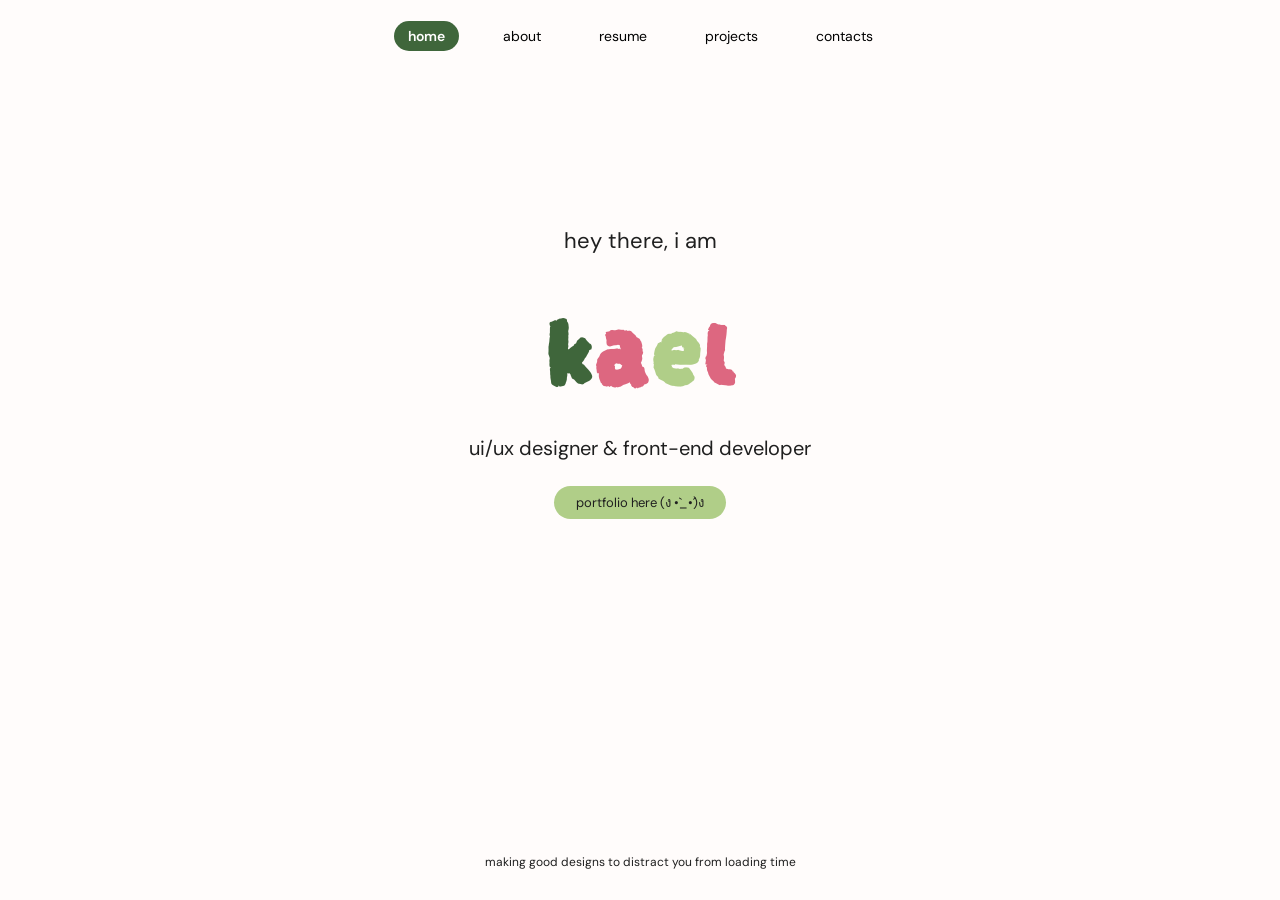
<file: index.html>
<!DOCTYPE html>
<html lang="en">
<head>
  <meta charset="UTF-8">
  <meta name="viewport" content="width=device-width, initial-scale=1.0">
  <title>Kael | Portfolio</title>
  <meta name="description" content="Kael portfolio website showcasing UI/UX design and front-end development projects.">
  <meta name="keywords" content="UI UX Designer, Front End Developer, Web Portfolio, HTML CSS JavaScript">
  <meta name="author" content="Kael">

  <link href="https://fonts.googleapis.com/css2?family=Darumadrop+One&display=swap" rel="stylesheet">
  <link href="https://fonts.googleapis.com/css2?family=DM+Sans:wght@300;400;500;700&display=swap" rel="stylesheet">
  <link rel="stylesheet" href="css/styles.css">
</head>
<body>

  <nav class="navbar">
    <button class="nav-toggle" aria-label="toggle navigation">
      <span></span><span></span><span></span>
    </button>
    <ul class="nav-links">
      <li><a href="index.html" class="active">home</a></li>
      <li><a href="about.html">about</a></li>
      <li><a href="background.html">resume</a></li>
      <li><a href="projects.html">projects</a></li>
      <li><a href="contact.html">contacts</a></li>
    </ul>
  </nav>

  <section class="hero">
    <h2>hey there, i am</h2>
    <h1 class="name">
      <span>k</span><span>a</span><span>e</span><span>l</span>
    </h1>
    <p class="profession">ui/ux designer & front-end developer</p>
    <a href="projects.html" class="btn">portfolio here (ง •̀_•́)ง</a>
  </section>

  <p class="tagline">making good designs to distract you from loading time</p>

<script src="js/script.js"></script>
</body>
</html>
</file>
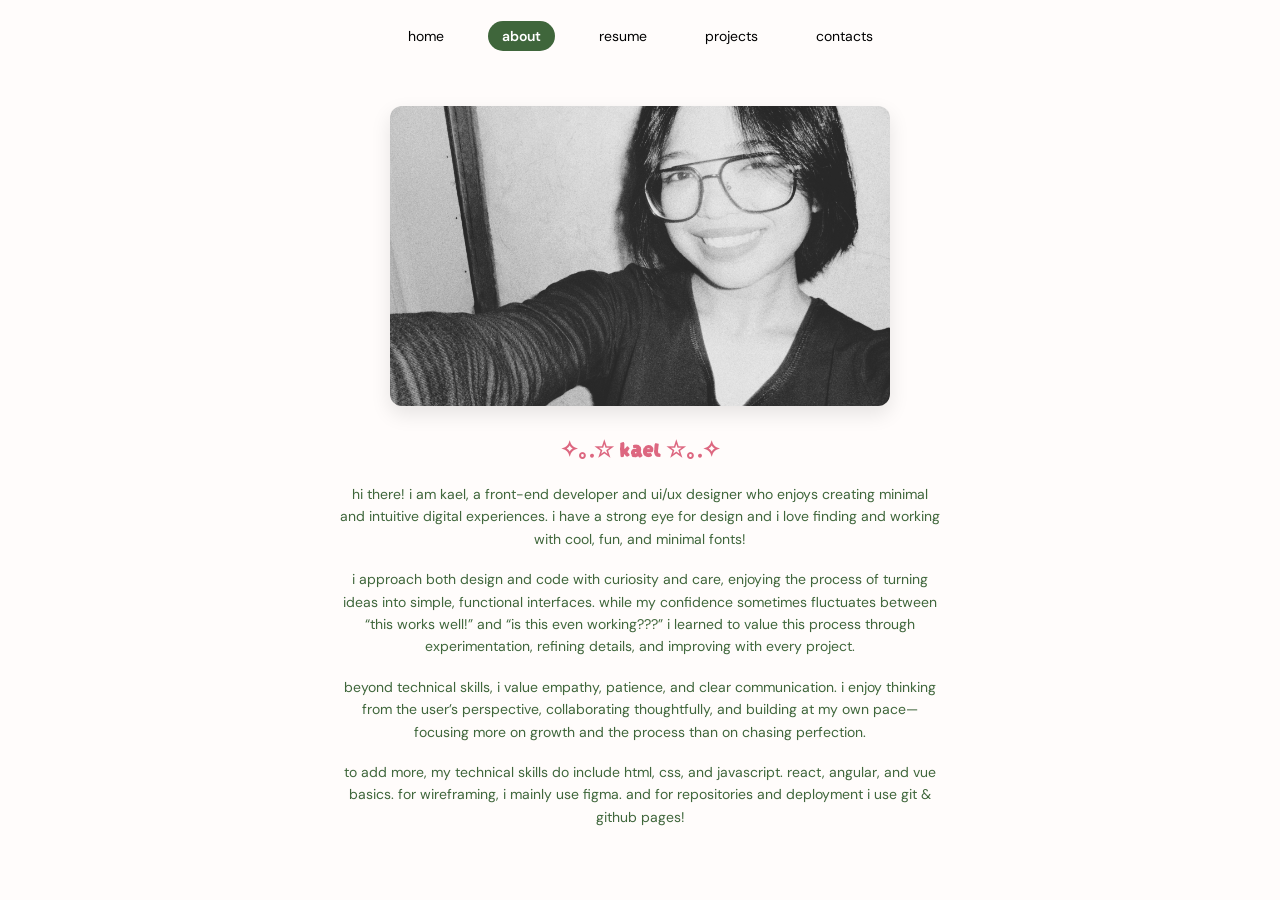
<file: about.html>
<!DOCTYPE html>
<html lang="en">
<head>
  <meta charset="UTF-8">
  <meta name="viewport" content="width=device-width, initial-scale=1.0">
  <title>About | Kael Portfolio</title>
  <meta name="description" content="About Kael - UI/UX Designer and Front-End Developer. Learn about skills, education, and professional goals.">

  <link href="https://fonts.googleapis.com/css2?family=Darumadrop+One&display=swap" rel="stylesheet">
  <link href="https://fonts.googleapis.com/css2?family=DM+Sans:wght@300;400;500;700&display=swap" rel="stylesheet">
  <link rel="stylesheet" href="css/styles.css">
</head>
<body>

  <nav class="navbar">
    <button class="nav-toggle" aria-label="toggle navigation">
      <span></span><span></span><span></span>
    </button>
    <ul class="nav-links">
      <li><a href="index.html">home</a></li>
      <li><a href="about.html" class="active">about</a></li>
      <li><a href="background.html">resume</a></li>
      <li><a href="projects.html">projects</a></li>
      <li><a href="contact.html">contacts</a></li>
    </ul>
  </nav>

  <section class="page-centered">
    <img src="assets/pfp.jpg" alt="Kael profile picture" class="about-img">
    <h2 class="daruma about-heading">✧｡.☆ <span>k</span><span>a</span><span>e</span><span>l</span> ☆｡.✧</h2>

    <p>hi there! i am kael, a front-end developer and ui/ux designer who enjoys creating minimal and intuitive digital experiences. i have a strong eye for design and i love finding and working with cool, fun, and minimal fonts!</p>
    <p>i approach both design and code with curiosity and care, enjoying the process of turning ideas into simple, functional interfaces. while my confidence sometimes fluctuates between “this works well!” and “is this even working???” i learned to value this process through experimentation, refining details, and improving with every project.</p>
    <p>beyond technical skills, i value empathy, patience, and clear communication. i enjoy thinking from the user’s perspective, collaborating thoughtfully, and building at my own pace—focusing more on growth and the process than on chasing perfection. </p>

    <p>
    to add more, my technical skills do include html, css, and javascript. react, angular, and vue basics. for wireframing, i mainly use figma. and for repositories and deployment i use git & github pages!
    </p>

  </section>

<script src="js/script.js"></script>
</body>
</html>
</file>
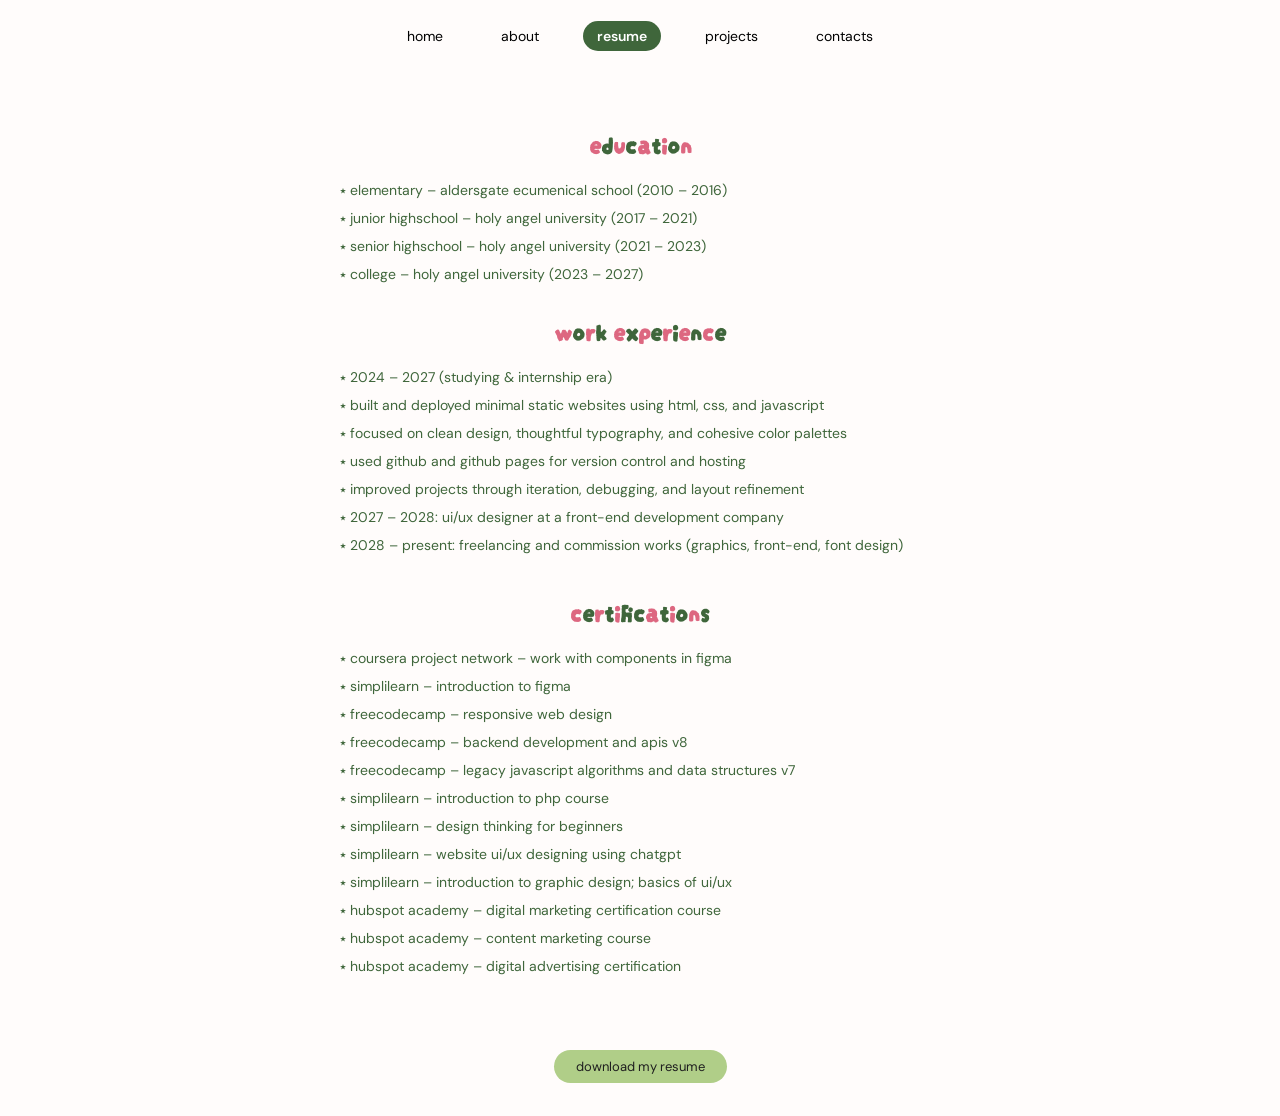
<file: background.html>
<!DOCTYPE html>
<html lang="en">
<head>
  <meta charset="UTF-8">
  <meta name="viewport" content="width=device-width, initial-scale=1.0">
  <title>Resume | Kael Portfolio</title>
  <meta name="description" content="Kael's Resume - Education, Work Experience, and Certifications. Front-End Developer & UI/UX Designer.">

  <link href="https://fonts.googleapis.com/css2?family=Darumadrop+One&display=swap" rel="stylesheet">
  <link href="https://fonts.googleapis.com/css2?family=DM+Sans:wght@300;400;500;700&display=swap" rel="stylesheet">
  <link rel="stylesheet" href="css/styles.css">
</head>
<body>

<nav class="navbar">
  <button class="nav-toggle" aria-label="toggle navigation">
    <span></span><span></span><span></span>
  </button>
  <ul class="nav-links">
    <li><a href="index.html">home</a></li>
    <li><a href="about.html">about</a></li>
    <li><a href="background.html" class="active">resume</a></li>
    <li><a href="projects.html">projects</a></li>
    <li><a href="contact.html">contacts</a></li>
  </ul>
</nav>

<section class="resume-section">
  <h2 class="daruma"><span>e</span><span>d</span><span>u</span><span>c</span><span>a</span><span>t</span><span>i</span><span>o</span><span>n</span></h2>
  <ul>
    <li>⭑ elementary – aldersgate ecumenical school (2010 – 2016)</li>
    <li>⭑ junior highschool – holy angel university (2017 – 2021)</li>
    <li>⭑ senior highschool – holy angel university (2021 – 2023)</li>
    <li>⭑ college – holy angel university (2023 – 2027)</li>
  </ul>

  <h2 class="daruma"><span>w</span><span>o</span><span>r</span><span>k</span> <span>e</span><span>x</span><span>p</span><span>e</span><span>r</span><span>i</span><span>e</span><span>n</span><span>c</span><span>e</span></h2>
  <ul>
    <li>⭑ 2024 – 2027 (studying & internship era)</li>
    <li>⭑ built and deployed minimal static websites using html, css, and javascript</li>
    <li>⭑ focused on clean design, thoughtful typography, and cohesive color palettes</li>
    <li>⭑ used github and github pages for version control and hosting</li>
    <li>⭑ improved projects through iteration, debugging, and layout refinement</li>
    <li>⭑ 2027 – 2028: ui/ux designer at a front-end development company</li>
    <li>⭑ 2028 – present: freelancing and commission works (graphics, front-end, font design)</li>
  </ul>

<section class="certifications-section">
<h2 class="daruma">
  <span>c</span><span>e</span><span>r</span><span>t</span><span>i</span><span>f</span><span>i</span><span>c</span><span>a</span><span>t</span><span>i</span><span>o</span><span>n</span><span>s</span>
</h2>
<ul>
  <li>⭑ coursera project network – work with components in figma</li>
  <li>⭑ simplilearn – introduction to figma</li>
  <li>⭑ freecodecamp – responsive web design</li>
  <li>⭑ freecodecamp – backend development and apis v8</li>
  <li>⭑ freecodecamp – legacy javascript algorithms and data structures v7</li>
  <li>⭑ simplilearn – introduction to php course</li>
  <li>⭑ simplilearn – design thinking for beginners</li>
  <li>⭑ simplilearn – website ui/ux designing using chatgpt</li>
  <li>⭑ simplilearn – introduction to graphic design; basics of ui/ux</li>
  <li>⭑ hubspot academy – digital marketing certification course</li>
  <li>⭑ hubspot academy – content marketing course</li>
  <li>⭑ hubspot academy – digital advertising certification</li>
</ul>
</section>

<a href="assets/Kael_Resume.pdf" class="btn" download>download my resume</a>
</section>

<script src="js/script.js"></script>
</body>
</html>
</file>
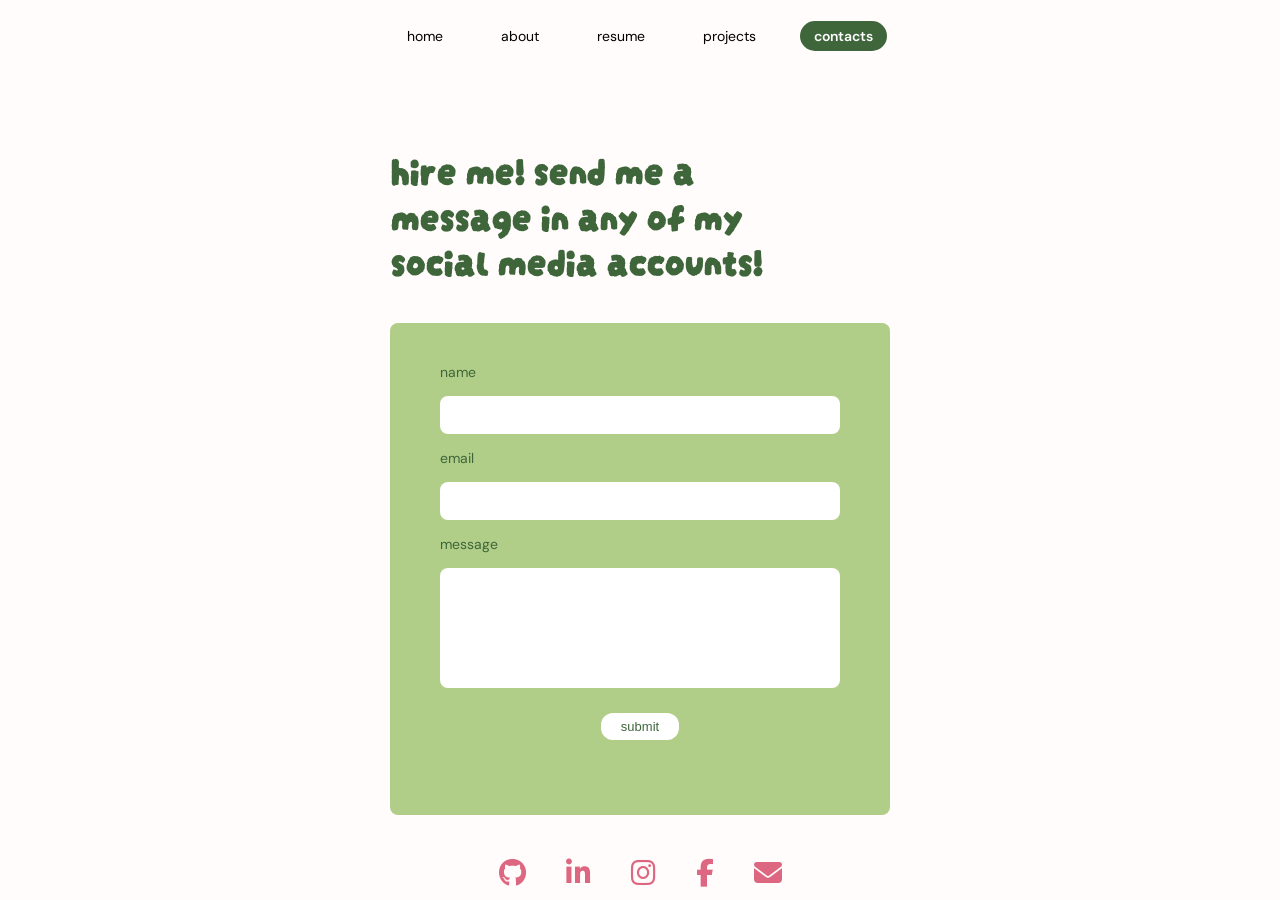
<file: contact.html>
<!DOCTYPE html>
<html lang="en">
<head>
  <meta charset="UTF-8">
  <meta name="viewport" content="width=device-width, initial-scale=1.0">
  <title>Contact | Kael</title>

  <!-- Google Fonts -->
  <link href="https://fonts.googleapis.com/css2?family=Darumadrop+One&display=swap" rel="stylesheet">
  <link href="https://fonts.googleapis.com/css2?family=DM+Sans:wght@300;400;500;700&display=swap" rel="stylesheet">
  <link rel="stylesheet" 
  href="https://cdnjs.cloudflare.com/ajax/libs/font-awesome/6.5.1/css/all.min.css"
  crossorigin="anonymous"
  referrerpolicy="no-referrer" />
  <link rel="stylesheet" href="css/styles.css">
</head>

<body>

  <nav class="navbar">
    <button class="nav-toggle" aria-label="toggle navigation">
      <span></span><span></span><span></span>
    </button>
    <ul class="nav-links">
      <li><a href="index.html">home</a></li>
      <li><a href="about.html">about</a></li>
      <li><a href="background.html">resume</a></li>
      <li><a href="projects.html">projects</a></li>
      <li><a href="contact.html" class="active">contacts</a></li>
    </ul>
  </nav>

  <section class="contact-wrapper">

    <h1 class="daruma contact-heading">
      hire me! send me a<br>
      message in any of my<br>
      social media accounts!
    </h1>

    <div class="contact-card">
  <form id="contact-form" class="contact-form">

    <input type="hidden" name="access_key" value="3ec5d3db-740f-4979-87eb-a3a6f0e3958d">

    <label>name</label>
    <input type="text" id="name" name="name" required>

    <label>email</label>
    <input type="email" id="email" name="email" required>

    <label>message</label>
    <textarea id="message" name="message" required></textarea>

    <button type="submit" class="submit-btn">submit</button>
    <p id="form-message" style="font-size:13px;text-align:center;min-height:20px;"></p>

  </form>
</div>

    <div class="contact-socials">
      <a href="https://github.com/mikamikz17"><i class="fab fa-github"></i></a>
      <a href="https://www.linkedin.com/feed/"><i class="fab fa-linkedin-in"></i></a>
      <a href="https://www.instagram.com/01101101.mm/"><i class="fab fa-instagram"></i></a>
      <a href="https://www.facebook.com/mikasa0016/"><i class="fab fa-facebook-f"></i></a>
      <a href="mailto:mikadteopaco@gmail.com"><i class="fas fa-envelope"></i></a>
    </div>

  </section>
<script src="js/script.js"></script>
</body>
</html>
</file>
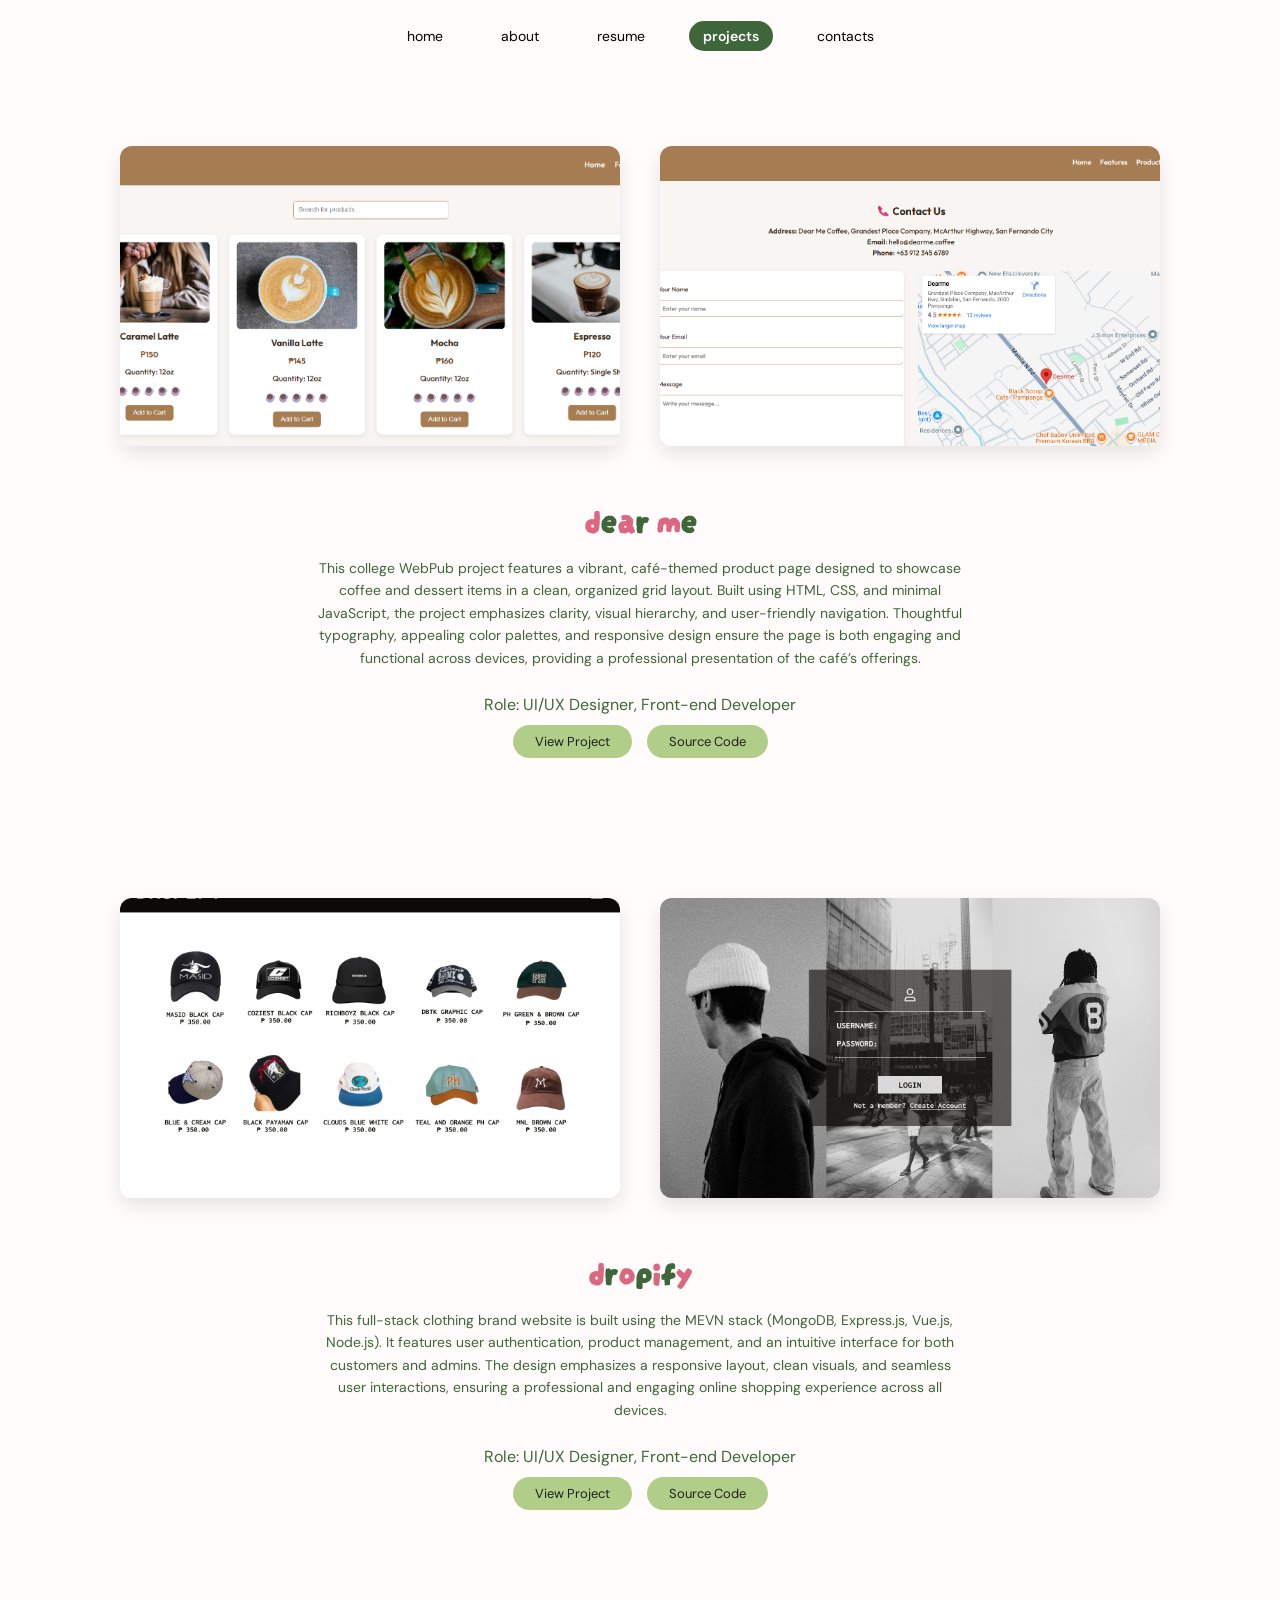
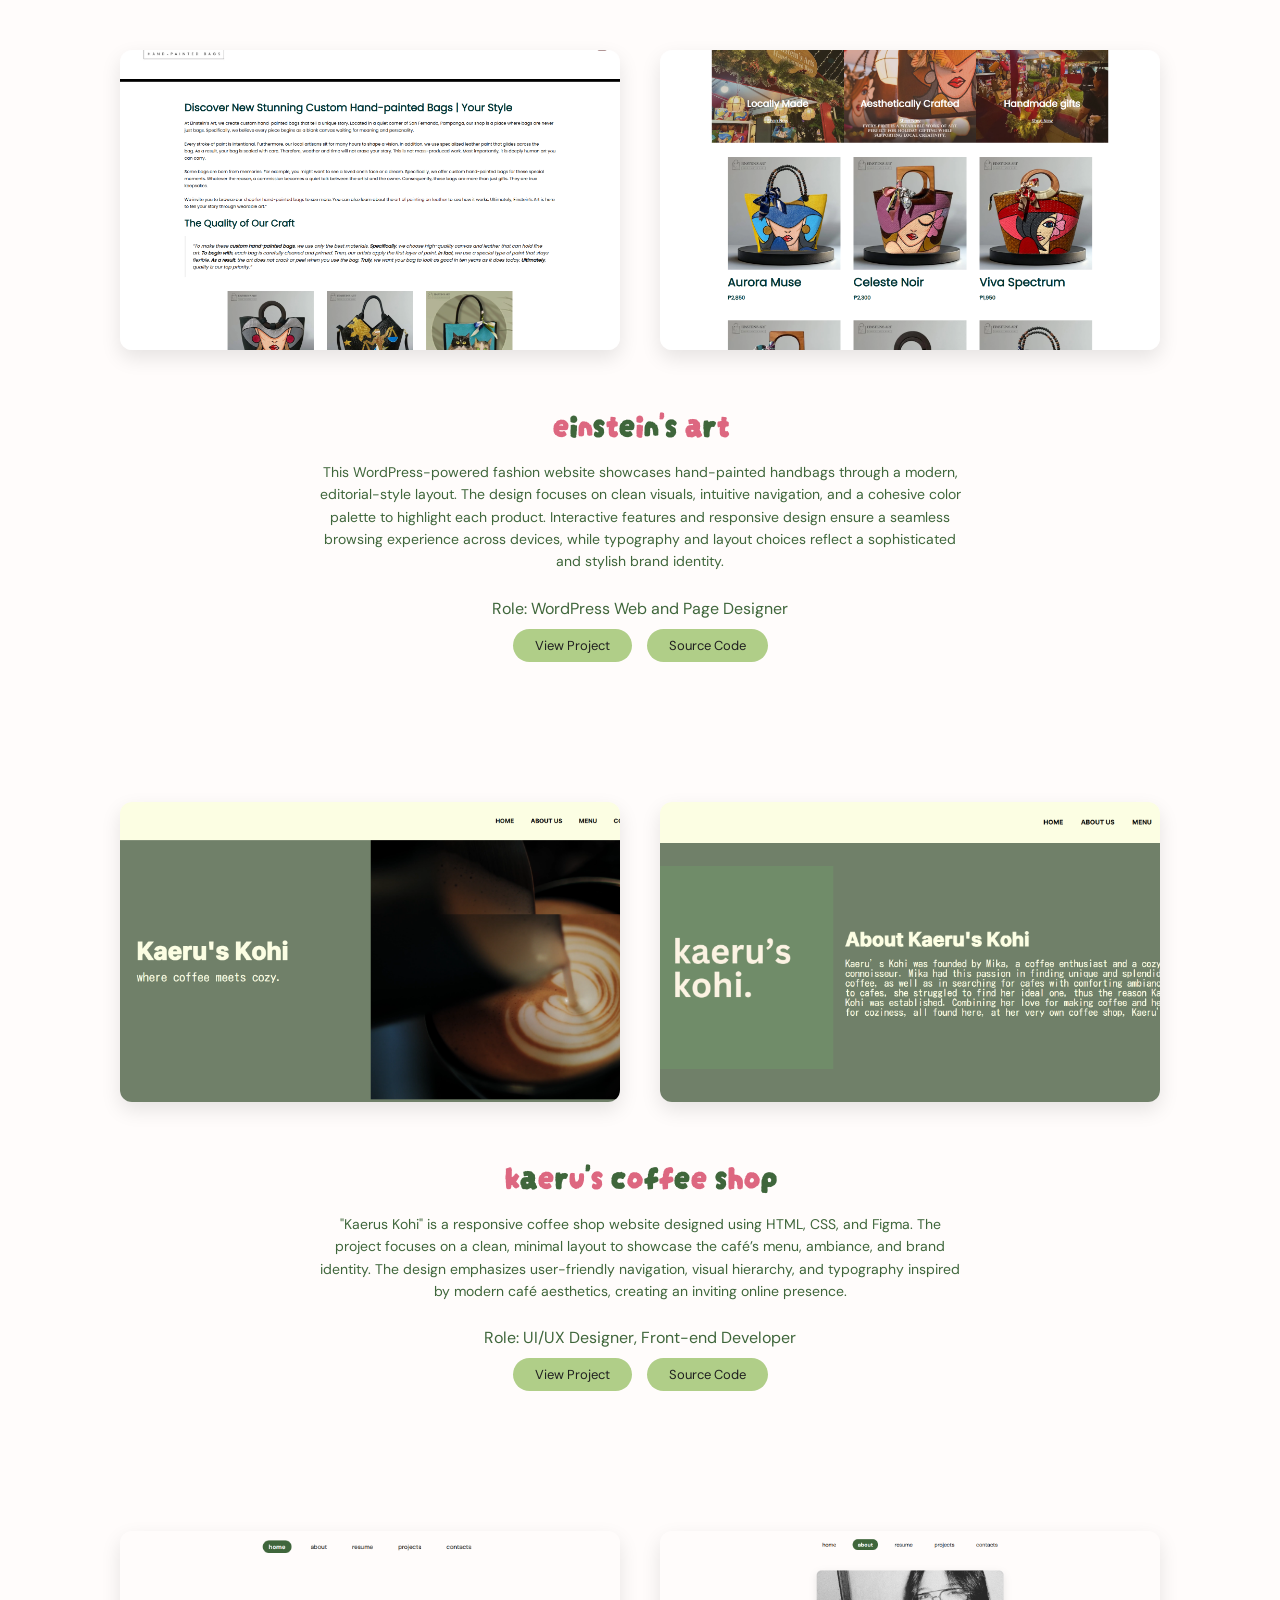
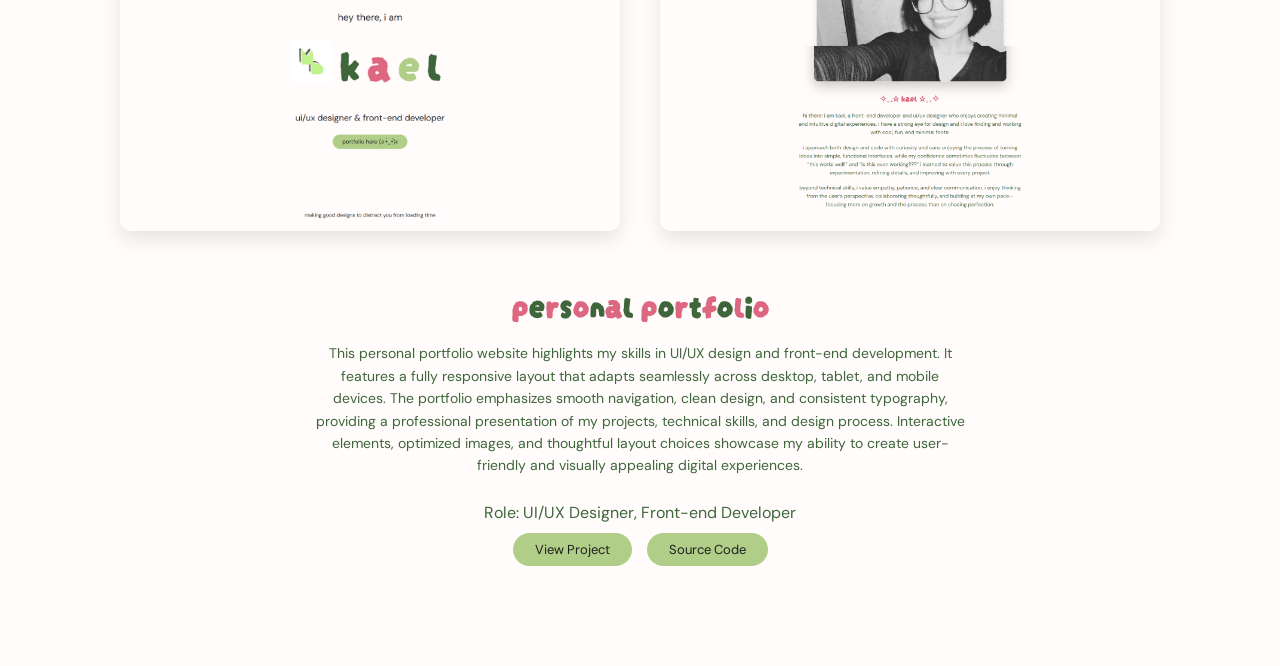
<file: projects.html>
<!DOCTYPE html>
<html lang="en">
<head>
  <meta charset="UTF-8">
  <meta name="viewport" content="width=device-width, initial-scale=1.0">
  <title>Projects | Kael Portfolio</title>
  <meta name="description" content="Kael's portfolio projects including web development, UI/UX design, and full-stack applications.">

  <link href="https://fonts.googleapis.com/css2?family=Darumadrop+One&display=swap" rel="stylesheet">
  <link href="https://fonts.googleapis.com/css2?family=DM+Sans:wght@300;400;500;700&display=swap" rel="stylesheet">
  <link rel="stylesheet" href="css/styles.css">
</head>

<body>

<nav class="navbar">
  <button class="nav-toggle" aria-label="toggle navigation">
    <span></span><span></span><span></span>
  </button>
  <ul class="nav-links">
    <li><a href="index.html">home</a></li>
    <li><a href="about.html">about</a></li>
    <li><a href="background.html">resume</a></li>
    <li><a href="projects.html" class="active">projects</a></li>
    <li><a href="contact.html">contacts</a></li>
  </ul>
</nav>

<section class="projects-list">

  <!-- PROJECT 1 -->

  <div class="project-item">
    <div class="project-images">
      <img src="assets/cafe1.png" alt="Cafe project homepage" class="about-img">
      <img src="assets/cafe2.png" alt="Cafe project product page" class="about-img">
    </div>
    <h2 class="daruma project-title">
      <span>d</span><span>e</span><span>a</span><span>r</span>
      <span>m</span><span>e</span>
    </h2>
    <p class="project-desc">
      This college WebPub project features a vibrant, café-themed product page designed to showcase coffee and dessert items in a clean, organized grid layout. 
      Built using HTML, CSS, and minimal JavaScript, the project emphasizes clarity, visual hierarchy, and user-friendly navigation. 
      Thoughtful typography, appealing color palettes, and responsive design ensure the page is both engaging and functional across devices, providing a professional presentation of the café’s offerings.

      <p>Role: UI/UX Designer, Front-end Developer</p>
    </p>
    <div class="project-buttons">
      <a href="https://699c791a57a16a094599a1df--midtermpages.netlify.app/" target="_blank" class="btn">View Project</a>
      <a href="https://github.com/mikamikz17/MAJOR-PAGES-MIDTERM---WEBSERVER" target="_blank" class="btn">Source Code</a>
    </div>
  </div>

  <!-- PROJECT 2 -->

  <div class="project-item">
    <div class="project-images">
      <img src="assets/caps.png" alt="Clothing brand website" class="about-img">
      <img src="assets/signin.png" alt="Sign in page of brand website" class="about-img">
    </div>
    <h2 class="daruma project-title">
      <span>d</span><span>r</span><span>o</span><span>p</span><span>i</span><span>f</span><span>y</span>
    </h2>
    <p class="project-desc">
       This full-stack clothing brand website is built using the MEVN stack (MongoDB, Express.js, Vue.js, Node.js). 
       It features user authentication, product management, and an intuitive interface for both customers and admins. 
       The design emphasizes a responsive layout, clean visuals, and seamless user interactions, 
       ensuring a professional and engaging online shopping experience across all devices.

       <p>Role: UI/UX Designer, Front-end Developer</p>
    </p>
    <div class="project-buttons">
      <a href="https://dropifystore.netlify.app/" target="_blank" class="btn">View Project</a>
      <a href="https://github.com/jarenkendrick14/6WCSERVER-WD303-Dropify" target="_blank" class="btn">Source Code</a>
    </div>
  </div>

  <!-- PROJECT 3 -->

  <div class="project-item">
    <div class="project-images">
      <img src="assets/e1.png" alt="WordPress fashion website" class="about-img">
      <img src="assets/e2.png" alt="Fashion product showcase" class="about-img">
    </div>
    <h2 class="daruma project-title">
      <span>e</span><span>i</span><span>n</span><span>s</span><span>t</span><span>e</span><span>i</span><span>n</span><span>'</span><span>s</span>
      <span>a</span><span>r</span><span>t</span>
    </h2>
    <p class="project-desc">
     This WordPress-powered fashion website showcases hand-painted handbags through a modern, editorial-style layout. 
     The design focuses on clean visuals, intuitive navigation, and a cohesive color palette to highlight each product. 
     Interactive features and responsive design ensure a seamless browsing experience across devices, while typography 
     and layout choices reflect a sophisticated and stylish brand identity.

     <p>Role: WordPress Web and Page Designer</p>
    </p>
    <div class="project-buttons">
      <a href="https://einsteinsart.store/" target="_blank" class="btn">View Project</a>
      <a href="https://einsteinsart.store/" target="_blank" class="btn">Source Code</a>
    </div>
  </div>

  <!-- PROJECT 4 -->

  <div class="project-item">
    <div class="project-images">
      <img src="assets/coffee1.png" alt="coffee shop index" class="index-img">
      <img src="assets/coffee2.png" alt="coffee shop about" class="about-img">
    </div>
    <h2 class="daruma project-title">
      <span>k</span><span>a</span><span>e</span><span>r</span><span>u</span><span>'</span><span>s</span>
      <span>c</span><span>o</span><span>f</span><span>f</span><span>e</span><span>e</span> 
      <span>s<span>h</span></span><span>o</span><span>p</span>
    </h2>
    <p class="project-desc">
      "Kaerus Kohi" is a responsive coffee shop website designed using HTML, CSS, and Figma. 
      The project focuses on a clean, minimal layout to showcase the café’s menu, ambiance, 
      and brand identity. The design emphasizes user-friendly navigation, visual hierarchy, 
      and typography inspired by modern café aesthetics, creating an inviting online presence.

      <p>Role: UI/UX Designer, Front-end Developer</p>
    </p>
    <div class="project-buttons">
      <a href="https://mikamikz17.github.io/kaeruskohiweb/" target="_blank" class="btn">View Project</a>
      <a href="https://github.com/mikamikz17/kaeruskohiweb" target="_blank" class="btn">Source Code</a>
    </div>
  </div>

  <!-- PROJECT 5 -->

  <div class="project-item">
    <div class="project-images">
      <img src="assets/portfolio1.png" alt="Portfolio website homepage" class="about-img">
      <img src="assets/portfolio2.png" alt="Portfolio website about section" class="about-img">
    </div>
    <h2 class="daruma project-title">
      <span>p</span><span>e</span><span>r</span><span>s</span><span>o</span><span>n</span><span>a</span><span>l</span> 
      <span>p</span><span>o</span><span>r</span><span>t</span><span>f</span><span>o</span><span>l</span><span>i</span><span>o</span>
    </h2>
    <p class="project-desc">
      This personal portfolio website highlights my skills in UI/UX design and front-end development. 
      It features a fully responsive layout that adapts seamlessly across desktop, tablet, and mobile devices. 
      The portfolio emphasizes smooth navigation, clean design, and consistent typography, providing a professional 
      presentation of my projects, technical skills, and design process. Interactive elements, optimized images, 
      and thoughtful layout choices showcase my ability to create user-friendly and visually appealing digital experiences.

      <p>Role: UI/UX Designer, Front-end Developer</p>
    </p>
    <div class="project-buttons">
      <a href="https://mikamikz17.github.io/6WDFOLIO---TEOPACO---Final-Period-Project/" target="_blank" class="btn">View Project</a>
      <a href="https://github.com/mikamikz17/6WDFOLIO---TEOPACO---Final-Period-Project" target="_blank" class="btn">Source Code</a>
    </div>
  </div>

</section>
<script src="js/script.js"></script>
</body>
</html>
</file>
<file: css/styles.css>
:root {
  --bg: #FFFCFB;
  --text: #1f1f1f;
  --green-dark: #3F663B;
  --green-light: #B0CE88;
  --pink-dark: #DD6780;
  --pink-light: #FEC2CF;
}

* {
  margin: 0;
  padding: 0;
  box-sizing: border-box;
}

body {
  background: var(--bg);
  font-family: 'DM Sans', sans-serif;
  color: var(--text);
  min-height: 100vh;
}

/* NAVBAR */
.navbar {
  display: flex;
  justify-content: center;
  align-items: center;
  padding-top: 25px;
  position: relative;
}

.nav-toggle {
  display: none;
  flex-direction: column;
  gap: 5px;
  background: none;
  border: none;
  cursor: pointer;
  padding: 5px;
  position: absolute;
  right: 20px;
  top: 25px;
}

.nav-toggle span {
  display: block;
  width: 22px;
  height: 2px;
  background: var(--green-dark);
  border-radius: 2px;
  transition: 0.3s ease;
}

.nav-links {
  list-style: none;
  display: flex;
  gap: 30px;
}

.nav-links a {
  text-decoration: none;
  font-size: 14px;
  color: #000; 
  text-transform: lowercase;
  padding: 6px 14px;
  border-radius: 20px;
  transition: 0.25s ease;
}

.nav-links a:hover {
  background: var(--green-dark);
  color: #fff;
}

.nav-links a.active {
  background: var(--green-dark);
  color: #fff;
  font-weight: 600;
}

/* HERO */
.hero {
  text-align: center;
  margin-top: 180px;
}

.hero h2 {
  font-size: 22px;
  font-weight: 400;
  margin-bottom: 15px;
}

.name {
  font-family: 'Darumadrop One', cursive;
  font-size: 100px;
  margin-bottom: 20px;
}

.name span:nth-child(1) { color: var(--green-dark); }
.name span:nth-child(2) { color: var(--pink-dark); }
.name span:nth-child(3) { color: var(--green-light); }
.name span:nth-child(4) { color: var(--pink-dark); }

.profession {
  font-size: 20px;
  margin-bottom: 30px;
}

.btn {
  background: var(--green-light);
  color: var(--text);
  padding: 8px 22px;
  border-radius: 18px;
  font-size: 13px;
  text-decoration: none;
  transition: 0.2s ease;
}

.btn:hover {
  transform: translateY(-2px);
}

.tagline {
  position: absolute;
  bottom: 30px;
  width: 100%;
  text-align: center;
  font-size: 12px;
}

.daruma {
  font-family: 'Darumadrop One', cursive !important;
}

/* GENERIC SECTIONS */
.section {
  max-width: 700px;
  margin: 120px auto;
  text-align: center;
}

.section,
.projects-list,
.resume-section,
.certifications-section,
.contact-wrapper,
.page-centered {
  color: var(--green-dark);
}

.section h2,
.section h3 {
  font-family: 'Darumadrop One', cursive;
  margin-bottom: 15px;
}

.section ul {
  list-style: none;
  margin-bottom: 40px;
  padding-left: 0;
}

.section li {
  font-size: 14px;
  margin-bottom: 8px;
}

/* ABOUT PAGE */
.page-centered {
  text-align: center;
  margin-top: 60px;
  margin-bottom: 60px;
  max-width: 600px;
  margin-left: auto;
  margin-right: auto;
}

.about-img {
  width: 220px;
  margin-bottom: 20px;
  border-radius: 12px;
  transition: transform 0.3s ease, box-shadow 0.3s ease;
}

.about-img:hover {
  transform: translateY(-6px) scale(1.05);
  box-shadow: 0 12px 30px rgba(0,0,0,0.2);
}

.about-heading {
  font-size: 22px;
  margin-bottom: 20px;
  color: var(--pink-dark);
}

.page-centered p {
  font-size: 14px;
  line-height: 1.6;
  margin-bottom: 18px;
}

/* PROJECTS PAGE */
.project-card {
  margin-bottom: 60px;
}

.project-card h3 {
  font-family: 'Darumadrop One', cursive;
  margin-bottom: 10px;
}

.project-card p {
  font-size: 14px;
  margin-bottom: 12px;
}

/* ============================= */
/* RESUME + CERTIFICATIONS */
.resume-section {
  max-width: 700px;
  margin: 80px auto 40px auto;
  text-align: center;
  color: var(--green-dark);
}

.certifications-section {
  max-width: 700px;
  margin: 40px auto 80px auto;
  text-align: center;
  color: var(--green-dark);
}

.resume-section h2,
.certifications-section h2 {
  font-family: 'Darumadrop One', cursive;
  margin-bottom: 20px;
}

.resume-section h2 span:nth-child(odd),
.certifications-section h2 span:nth-child(odd) {
  color: var(--pink-dark);
}

.resume-section h2 span:nth-child(even),
.certifications-section h2 span:nth-child(even) {
  color: var(--green-dark);
}

.resume-section ul,
.certifications-section ul {
  list-style: none;
  padding: 0;
  margin: 20px auto 30px auto;
  text-align: left;
  max-width: 600px;
  color: var(--green-dark);
}

.resume-section li,
.certifications-section li {
  font-size: 14px;
  margin-bottom: 10px;
  color: var(--green-dark);
}

/* ============================= */
/* PROJECTS LIST STYLE */
.projects-list {
  max-width: 1100px;
  margin: 100px auto;
  display: flex;
  flex-direction: column;
  gap: 140px;
  text-align: center;
  color: var(--green-dark);
}

.project-item {
  display: flex;
  flex-direction: column;
  align-items: center;
}

.project-images {
  display: flex;
  gap: 40px;
  margin-bottom: 30px;
  flex-wrap: wrap;
  justify-content: center;
}

.img-placeholder,
.project-images img,
.about-img {
  width: 500px;      
  height: 300px;     
  object-fit: cover; 
  border-radius: 12px;
  box-shadow: 0 8px 20px rgba(0,0,0,0.1);
  transition: transform 0.3s ease, box-shadow 0.3s ease;
}

.img-placeholder:hover,
.project-images img:hover,
.about-img:hover {
  transform: translateY(-8px) scale(1.03);
  box-shadow: 0 12px 30px rgba(0,0,0,0.2);
}

.project-title {
  font-family: 'Darumadrop One', cursive;
  font-size: 32px;
  margin-bottom: 15px;
}

.project-title span:nth-child(odd) {
  color: var(--pink-dark);
}

.project-title span:nth-child(even) {
  color: var(--green-dark);
}

.project-desc {
  max-width: 650px;
  font-size: 14px;
  line-height: 1.6;
  margin-bottom: 25px;
  color: var(--green-dark);
}

.contact-wrapper {
  text-align: center;
  margin: 100px auto;
  display: flex;
  flex-direction: column;
  align-items: center;
  color: var(--green-dark);
}

.contact-heading {
  width: 500px;
  text-align: left;
  font-size: 38px;
  color: var(--green-dark);
  margin-bottom: 40px;
  line-height: 1.2;
}

.contact-card {
  background: var(--green-light);
  padding: 40px 50px;
  border-radius: 8px;
  width: 500px;
  margin-bottom: 40px;
  color: var(--green-dark);
}

.contact-form {
  display: flex;
  flex-direction: column;
  gap: 15px;
  text-align: left;
}

.contact-form label {
  font-size: 14px;
  color: var(--green-dark);
}

.contact-form input,
.contact-form textarea {
  border: none;
  border-radius: 8px;
  padding: 10px 12px;
  font-family: 'DM Sans', sans-serif;
  font-size: 14px;
  color: var(--green-dark);
}

.contact-form textarea {
  height: 120px;
  resize: none;
}

.submit-btn {
  align-self: center;
  margin-top: 10px;
  background: white;
  color: var(--green-dark);
  border: none;
  padding: 6px 20px;
  border-radius: 12px;
  font-size: 13px;
  cursor: pointer;
  transition: 0.2s ease;
}

.submit-btn:hover {
  transform: translateY(-2px);
}

.contact-socials {
  display: flex;
  gap: 40px;
  font-size: 28px;
}

.contact-socials a {
  color: var(--pink-dark);
  transition: 0.2s ease;
}

.contact-socials a:hover {
  opacity: 0.6;
}

@media (max-width: 900px) {
  .img-placeholder,
  .project-images img,
  .about-img {
    width: 90%;
    height: auto;
  }
}

@media (max-width: 768px) {
  .navbar {
    padding: 20px 20px;
  }

  .nav-toggle {
    display: flex;
  }

  .nav-links {
    display: none;
    flex-direction: column;
    gap: 8px;
    position: absolute;
    top: 58px;
    right: 20px;
    background: var(--bg);
    padding: 15px 20px;
    border-radius: 12px;
    box-shadow: 0 4px 20px rgba(0,0,0,0.12);
    z-index: 100;
  }

  .nav-links.open {
    display: flex;
  }

  .hero {
    margin-top: 80px;
    padding: 0 20px;
  }

  .name {
    font-size: 64px;
  }

  .tagline {
    position: static;
    margin-top: 40px;
    padding: 10px 20px 30px;
  }

  .section {
    margin: 60px auto;
    padding: 0 20px;
  }

  .page-centered {
    padding: 20px 20px 60px;
    margin-top: 40px;
  }

  .projects-list {
    margin: 60px auto;
    padding: 0 20px;
    gap: 80px;
  }

  .project-desc {
    padding: 0 5px;
  }

  .resume-section {
    margin: 60px auto 30px;
    padding: 0 20px;
  }

  .certifications-section {
    margin: 30px auto 60px;
    padding: 0 20px;
  }

  .resume-section ul,
  .certifications-section ul {
    padding: 0 5px;
  }

  .contact-wrapper {
    margin: 60px auto;
    padding: 0 20px;
  }

  .contact-heading {
    font-size: 28px;
    width: 100%;
    text-align: center;
  }

  .contact-card {
    width: 100%;
    padding: 30px 20px;
  }
}

@media (max-width: 480px) {
  .name {
    font-size: 48px;
  }

  .profession {
    font-size: 16px;
    padding: 0 20px;
  }

  .hero h2 {
    font-size: 16px;
  }

  .project-title {
    font-size: 24px;
  }

  .contact-socials {
    gap: 24px;
    font-size: 22px;
  }
}

/* ============================= */

.project-buttons {
  display: flex;
  gap: 15px;   
  justify-content: center;
  margin-top: 10px;
}

@media (max-width: 600px) {
  .project-buttons {
    flex-direction: column;
    gap: 10px;
  }
}
</file>
